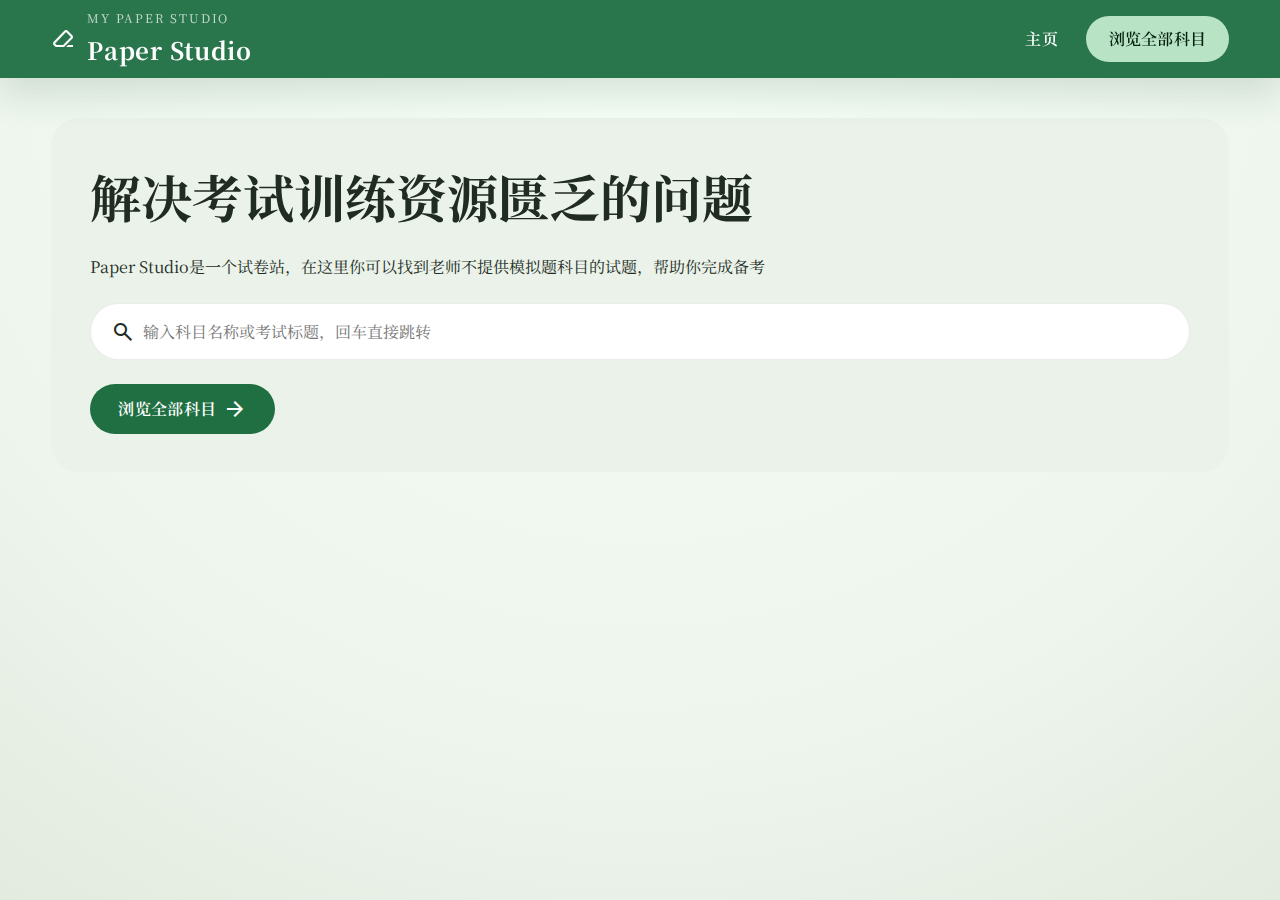
<file: index.html>
<!DOCTYPE html>
<html lang="zh-Hans" data-page="landing">
  <head>
    <meta charset="UTF-8" />
    <meta name="viewport" content="width=device-width, initial-scale=1" />
    <title>Paper Studio | 试卷陈列</title>
    <link rel="preconnect" href="https://fonts.googleapis.com" />
    <link rel="preconnect" href="https://fonts.gstatic.com" crossorigin />
    <link
      href="https://fonts.googleapis.com/css2?family=Material+Symbols+Outlined&family=Noto+Serif+SC:wght@400;500;600;700&display=swap"
      rel="stylesheet"
    />
    <link rel="stylesheet" href="styles/main.css" />
  </head>
  <body>
    <header class="app-bar elevation-2">
      <div class="app-bar__branding">
        <span class="material-symbols-outlined" aria-hidden="true">ink_eraser</span>
        <div>
          <p class="eyebrow">My Paper Studio</p>
          <h1>Paper Studio</h1>
        </div>
      </div>
      <nav class="app-bar__nav">
        <a class="text-button" href="index.html">主页</a>
        <a class="tonal-button" href="subjects.html">浏览全部科目</a>
      </nav>
    </header>

    <main>
      <section class="hero surface-container">
        <div class="hero__content">
          <h2>解决考试训练资源匮乏的问题</h2>
          <p>
            Paper Studio是一个试卷站，在这里你可以找到老师不提供模拟题科目的试题，帮助你完成备考
          </p>
          <form id="landingSearchForm" class="search-shell" role="search">
            <label class="sr-only" for="homeSearch">搜索科目或考试</label>
            <span class="material-symbols-outlined" aria-hidden="true">search</span>
            <input
              id="homeSearch"
              type="search"
              placeholder="输入科目名称或考试标题，回车直接跳转"
              autocomplete="off"
            />
          </form>
          <div class="hero__cta">
            <a id="browseAll" class="filled-button" href="subjects.html">
              浏览全部科目
              <span class="material-symbols-outlined" aria-hidden="true">arrow_forward</span>
            </a>
          </div>
        </div>
      </section>
    </main>

    <script src="scripts/app.js" defer></script>
  </body>
</html>
</file>
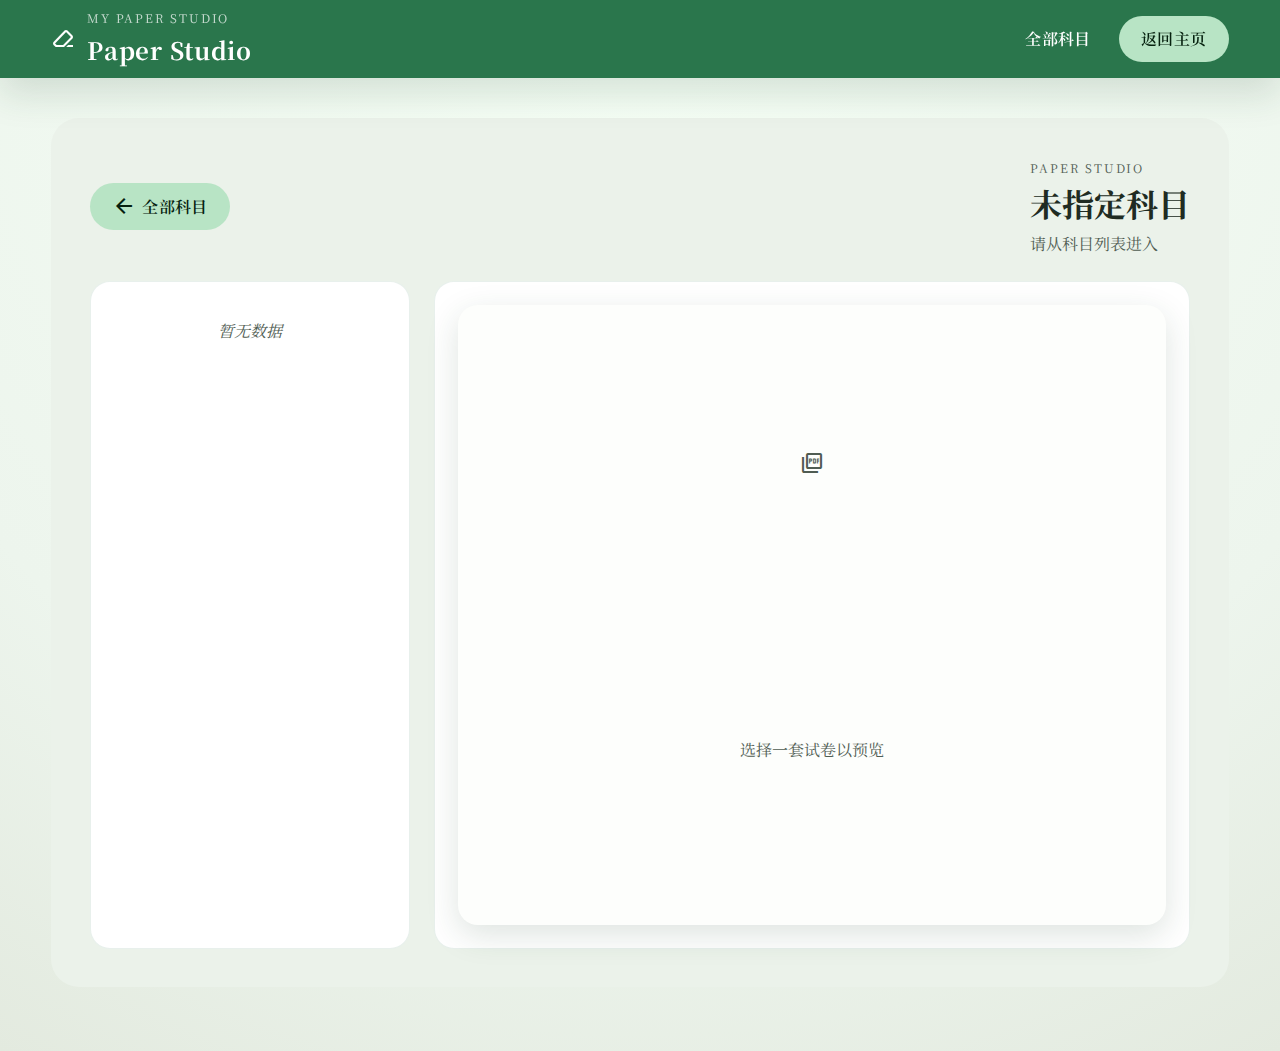
<file: subject.html>
<!DOCTYPE html>
<html lang="zh-Hans" data-page="detail">
  <head>
    <meta charset="UTF-8" />
    <meta name="viewport" content="width=device-width, initial-scale=1" />
    <title>Paper Studio | 科目详情</title>
    <link rel="preconnect" href="https://fonts.googleapis.com" />
    <link rel="preconnect" href="https://fonts.gstatic.com" crossorigin />
    <link
      href="https://fonts.googleapis.com/css2?family=Material+Symbols+Outlined&family=Noto+Serif+SC:wght@400;500;600;700&display=swap"
      rel="stylesheet"
    />
    <link rel="stylesheet" href="styles/main.css" />
  </head>
  <body>
    <header class="app-bar elevation-2">
      <div class="app-bar__branding">
        <span class="material-symbols-outlined" aria-hidden="true">ink_eraser</span>
        <div>
          <p class="eyebrow">My Paper Studio</p>
          <h1>Paper Studio</h1>
        </div>
      </div>
      <nav class="app-bar__nav">
        <a class="text-button" href="subjects.html">全部科目</a>
        <a class="tonal-button" href="index.html">返回主页</a>
      </nav>
    </header>

    <main>
      <section class="subject-detail surface-container">
        <div class="subject-detail__header">
          <a class="tonal-button" href="subjects.html">
            <span class="material-symbols-outlined" aria-hidden="true">arrow_back</span>
            全部科目
          </a>
          <div class="subject-detail__title">
            <p class="eyebrow" id="detailBreadcrumb">Paper Studio</p>
            <h3 id="detailTitle"></h3>
            <p id="detailMeta"></p>
          </div>
        </div>
        <div class="finder-layout">
          <div class="finder-panel finder-panel--list">
            <ul id="detailExamList" class="finder-list"></ul>
          </div>
          <div class="finder-panel finder-panel--preview">
            <div class="finder-preview" id="finderPreview">
              <div class="finder-preview__placeholder" id="previewPlaceholder">
                <span class="material-symbols-outlined" aria-hidden="true">picture_as_pdf</span>
                <p>选择一套试卷以预览</p>
              </div>
              <iframe
                id="detailPreviewFrame"
                title="试卷预览"
                loading="lazy"
                referrerpolicy="no-referrer"
                hidden
              ></iframe>
              <div class="finder-preview__info" id="previewInfo" hidden>
                <div>
                  <h4 id="previewTitle"></h4>
                  <p id="previewMeta"></p>
                </div>
                <a id="previewDownload" class="tonal-button" target="_blank" download>
                  <span class="material-symbols-outlined" aria-hidden="true">download</span>
                  下载 PDF
                </a>
              </div>
            </div>
          </div>
        </div>
      </section>
    </main>

    <template id="finderExamTemplate">
      <li class="finder-item">
        <div>
          <p class="finder-item__title"></p>
          <p class="finder-item__meta"></p>
        </div>
        <span class="material-symbols-outlined" aria-hidden="true">chevron_right</span>
      </li>
    </template>

    <script src="scripts/app.js" defer></script>
  </body>
</html>
</file>
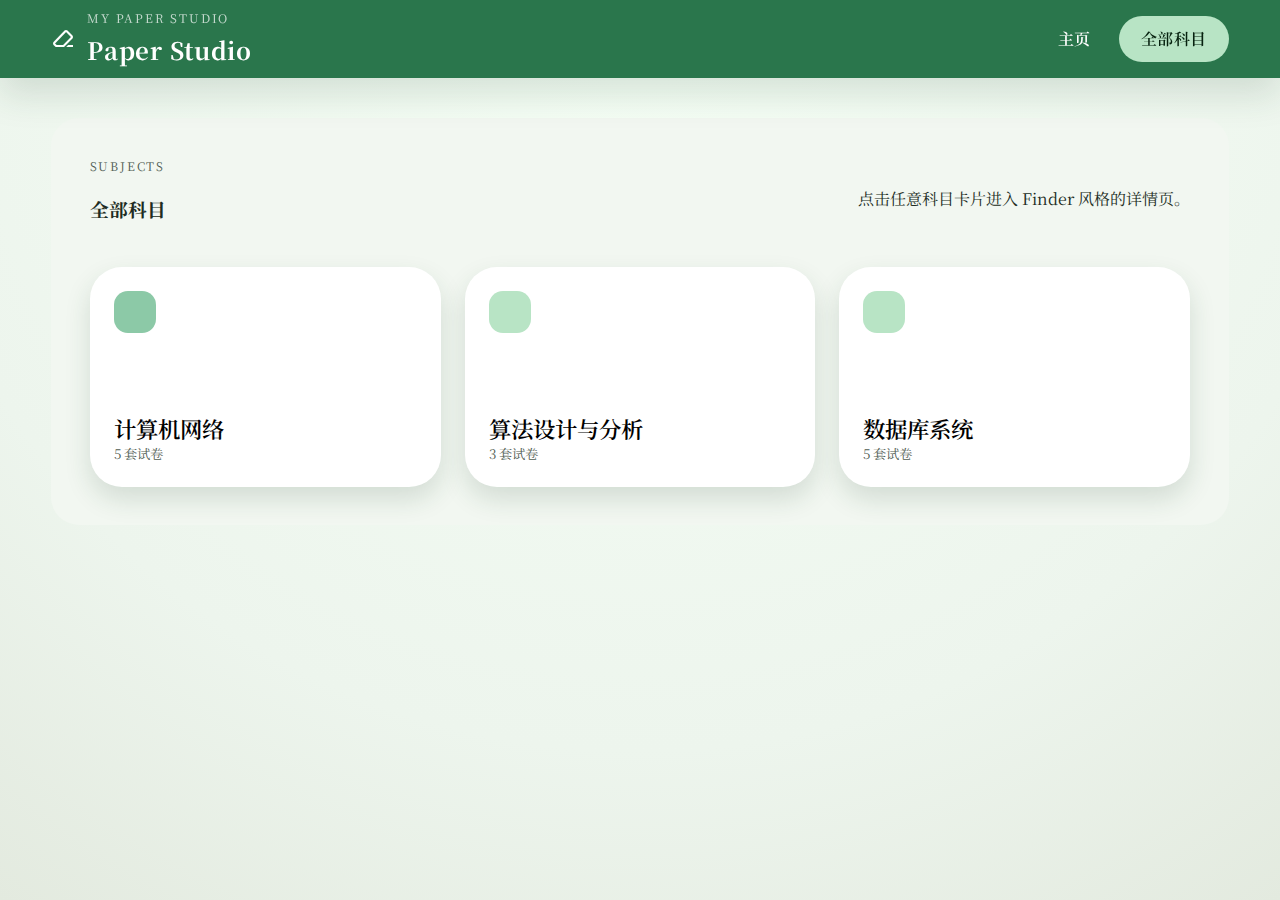
<file: subjects.html>
<!DOCTYPE html>
<html lang="zh-Hans" data-page="subjects">
  <head>
    <meta charset="UTF-8" />
    <meta name="viewport" content="width=device-width, initial-scale=1" />
    <title>Paper Studio | 全部科目</title>
    <link rel="preconnect" href="https://fonts.googleapis.com" />
    <link rel="preconnect" href="https://fonts.gstatic.com" crossorigin />
    <link
      href="https://fonts.googleapis.com/css2?family=Material+Symbols+Outlined&family=Noto+Serif+SC:wght@400;500;600;700&display=swap"
      rel="stylesheet"
    />
    <link rel="stylesheet" href="styles/main.css" />
  </head>
  <body>
    <header class="app-bar elevation-2">
      <div class="app-bar__branding">
        <span class="material-symbols-outlined" aria-hidden="true">ink_eraser</span>
        <div>
          <p class="eyebrow">My Paper Studio</p>
          <h1>Paper Studio</h1>
        </div>
      </div>
      <nav class="app-bar__nav">
        <a class="text-button" href="index.html">主页</a>
        <a class="tonal-button" href="subjects.html">全部科目</a>
      </nav>
    </header>

    <main>
      <section class="subject-explorer surface-container-low">
        <div class="subject-explorer__header">
          <div>
            <p class="eyebrow">Subjects</p>
            <h3>全部科目</h3>
          </div>
          <p>点击任意科目卡片进入 Finder 风格的详情页。</p>
        </div>
        <div id="subjectSquareGrid" class="subject-square-grid" aria-live="polite"></div>
      </section>
    </main>

    <template id="subjectSquareTemplate">
      <button class="subject-square" type="button">
        <div class="subject-square__accent"></div>
        <div class="subject-square__content">
          <p class="subject-square__name"></p>
          <p class="subject-square__count"></p>
        </div>
      </button>
    </template>

    <script src="scripts/app.js" defer></script>
  </body>
</html>
</file>
<file: styles/main.css>
:root {
  color-scheme: light;
  --font-base: 'Noto Serif SC', 'Songti SC', 'Noto Serif', serif;
  --md-sys-color-background: #f7fbf7;
  --md-sys-color-surface: #fdfefc;
  --md-sys-color-surface-container: #ebf2ea;
  --md-sys-color-surface-container-low: #f2f7f1;
  --md-sys-color-primary: #1f6f42;
  --md-sys-color-on-primary: #ffffff;
  --md-sys-color-primary-container: #b8e4c5;
  --md-sys-color-on-primary-container: #06210f;
  --md-sys-color-outline: #6f7f74;
  --md-sys-color-text: #202b22;
  --md-sys-color-muted: #4f5c52;
  --spacing-xs: 0.5rem;
  --spacing-sm: 0.75rem;
  --spacing-md: 1.5rem;
  --spacing-lg: 2.5rem;
  --radius-sm: 12px;
  --radius-md: 20px;
  --radius-lg: 28px;
  --shadow-color: 34 76 44 / 0.15;
}

* {
  box-sizing: border-box;
}

body {
  margin: 0;
  font-family: var(--font-base);
  background: radial-gradient(circle at top, #f6fff6, #edf5ed 68%, #e3eadf);
  color: var(--md-sys-color-text);
  line-height: 1.6;
  min-height: 100vh;
}

main {
  padding: var(--spacing-lg) clamp(1.5rem, 4vw, 4.5rem) 4rem;
  display: flex;
  flex-direction: column;
  gap: var(--spacing-lg);
}

img {
  max-width: 100%;
  display: block;
}

[hidden] {
  display: none !important;
}

.elevation-1 {
  box-shadow: 0 8px 24px rgb(var(--shadow-color));
}

.elevation-2 {
  box-shadow: 0 16px 36px rgb(var(--shadow-color));
}

.surface-container {
  background: var(--md-sys-color-surface-container);
  border-radius: var(--radius-lg);
  padding: clamp(1.5rem, 3vw, 3rem);
}

.surface-container-low {
  background: var(--md-sys-color-surface-container-low);
  border-radius: var(--radius-lg);
  padding: clamp(1.5rem, 3vw, 3rem);
}

.app-bar {
  position: sticky;
  top: 0;
  z-index: 10;
  display: flex;
  justify-content: space-between;
  align-items: center;
  padding: 0.5rem clamp(1.5rem, 4vw, 4.5rem);
  background: rgba(31, 111, 66, 0.95);
  color: #fff;
  backdrop-filter: blur(16px);
}

.app-bar__branding {
  display: flex;
  gap: var(--spacing-sm);
  align-items: center;
}

.app-bar__branding h1 {
  margin: 0;
  font-size: 1.5rem;
  letter-spacing: 0.03em;
}

.app-bar__nav {
  display: flex;
  gap: var(--spacing-sm);
}

.eyebrow {
  text-transform: uppercase;
  letter-spacing: 0.15em;
  font-size: 0.75rem;
  margin: 0 0 0.25rem;
  color: var(--md-sys-color-muted);
}

.app-bar .eyebrow {
  color: rgba(255, 255, 255, 0.75);
}

.hero {
  display: flex;
  flex-direction: column;
  gap: var(--spacing-md);
  text-align: left;
}

.hero h2 {
  font-size: clamp(2rem, 5vw, 3.2rem);
  margin: 0;
}

.hero__cta {
  margin-top: var(--spacing-md);
}

.search-shell {
  margin-top: var(--spacing-md);
  display: flex;
  align-items: center;
  gap: 0.5rem;
  border-radius: 999px;
  padding: 0.25rem 1.25rem;
  background: #fff;
  border: 1px solid rgba(0, 0, 0, 0.08);
}

.search-shell input {
  flex: 1;
  border: none;
  outline: none;
  font-size: 1rem;
  background: transparent;
  padding: 0.75rem 0;
}

button,
select,
input {
  font-family: inherit;
}

a {
  color: inherit;
}

button {
  cursor: pointer;
  border: none;
  background: none;
}

.filled-button,
.tonal-button,
.text-button {
  display: inline-flex;
  align-items: center;
  gap: 0.4rem;
  border-radius: 999px;
  font-weight: 600;
  letter-spacing: 0.02em;
  text-decoration: none;
}

.filled-button {
  background: var(--md-sys-color-primary);
  color: var(--md-sys-color-on-primary);
  padding: 0.75rem 1.8rem;
}

.tonal-button {
  background: var(--md-sys-color-primary-container);
  color: var(--md-sys-color-on-primary-container);
  padding: 0.65rem 1.4rem;
}

.text-button {
  color: var(--md-sys-color-primary);
  padding: 0.65rem 1rem;
}

.app-bar .text-button {
  color: #fff;
}

.subject-explorer__header,
.subject-detail__header {
  display: flex;
  justify-content: space-between;
  flex-wrap: wrap;
  gap: var(--spacing-sm);
  align-items: center;
}

.subject-square-grid {
  margin-top: var(--spacing-md);
  display: grid;
  grid-template-columns: repeat(auto-fit, minmax(200px, 1fr));
  gap: var(--spacing-md);
}

.subject-square {
  position: relative;
  border: none;
  border-radius: 32px;
  height: 220px;
  background: #fff;
  padding: var(--spacing-md);
  text-align: left;
  display: flex;
  flex-direction: column;
  justify-content: space-between;
  box-shadow: 0 12px 26px rgb(var(--shadow-color));
  transition: transform 0.2s ease, box-shadow 0.2s ease;
}

.subject-square:hover {
  transform: translateY(-6px);
  box-shadow: 0 18px 40px rgb(var(--shadow-color));
}

.subject-square__accent {
  width: 42px;
  height: 42px;
  border-radius: 14px;
  background: var(--md-sys-color-primary-container);
}

.subject-square__name {
  margin: 0;
  font-size: 1.4rem;
  font-weight: 600;
}

.subject-square__count {
  margin: 0;
  color: var(--md-sys-color-muted);
}

.subject-detail__title h3 {
  margin: 0;
  font-size: 2rem;
}

.subject-detail__title p {
  margin: 0.15rem 0 0;
  color: var(--md-sys-color-muted);
}

.finder-layout {
  margin-top: var(--spacing-md);
  display: grid;
  grid-template-columns: minmax(240px, 320px) minmax(320px, 1fr);
  gap: var(--spacing-md);
}

.finder-panel {
  border-radius: var(--radius-md);
  background: #fff;
  box-shadow: inset 0 0 0 1px rgba(31, 111, 66, 0.1);
  padding: var(--spacing-md);
  display: flex;
  flex-direction: column;
}

.finder-list {
  list-style: none;
  margin: 0;
  padding: 0;
  display: flex;
  flex-direction: column;
}

.finder-item {
  border-radius: var(--radius-sm);
  padding: 0.85rem;
  display: flex;
  justify-content: space-between;
  gap: var(--spacing-sm);
  align-items: center;
  cursor: pointer;
  transition: background 0.15s ease;
}

.finder-item + .finder-item {
  margin-top: 0.35rem;
}

.finder-item__title {
  margin: 0;
  font-weight: 600;
}

.finder-item__meta {
  margin: 0.2rem 0 0;
  font-size: 0.88rem;
  color: var(--md-sys-color-muted);
}

.finder-item--active {
  background: rgba(31, 111, 66, 0.1);
}

.finder-item--empty {
  justify-content: center;
  color: var(--md-sys-color-muted);
  cursor: default;
  font-style: italic;
}

.finder-preview {
  border-radius: var(--radius-md);
  background: var(--md-sys-color-surface);
  box-shadow: 0 10px 32px rgb(var(--shadow-color));
  min-height: 620px;
  display: flex;
  flex-direction: column;
  overflow: hidden;
}

.finder-preview__placeholder {
  flex: 1;
  min-height: 520px;
  display: grid;
  place-items: center;
  color: var(--md-sys-color-muted);
  text-align: center;
  padding: var(--spacing-md);
}

.finder-preview iframe {
  flex: 1;
  min-height: 520px;
  border: none;
  width: 100%;
  background: var(--md-sys-color-surface-container-low);
}

.finder-preview__info {
  display: flex;
  justify-content: space-between;
  align-items: center;
  gap: var(--spacing-sm);
  padding: var(--spacing-sm) var(--spacing-md);
  border-top: 1px solid rgba(31, 111, 66, 0.1);
}

.finder-preview__info h4 {
  margin: 0;
}

.finder-preview__info p {
  margin: 0.2rem 0 0;
  color: var(--md-sys-color-muted);
}

.error {
  padding: var(--spacing-md);
  border-radius: var(--radius-md);
  background: rgba(255, 255, 255, 0.9);
  border: 1px dashed rgba(31, 111, 66, 0.3);
  color: var(--md-sys-color-muted);
}

.sr-only {
  position: absolute;
  width: 1px;
  height: 1px;
  padding: 0;
  margin: -1px;
  overflow: hidden;
  clip: rect(0, 0, 0, 0);
  border: 0;
}

@media (max-width: 960px) {
  .finder-layout {
    grid-template-columns: 1fr;
  }
}

@media (max-width: 720px) {
  .app-bar {
    flex-direction: column;
    gap: var(--spacing-sm);
    text-align: center;
  }

  .app-bar__nav {
    width: 100%;
    justify-content: center;
  }

  .subject-square {
    height: 180px;
  }

  .finder-preview__info {
    flex-direction: column;
    align-items: flex-start;
  }
}
</file>
